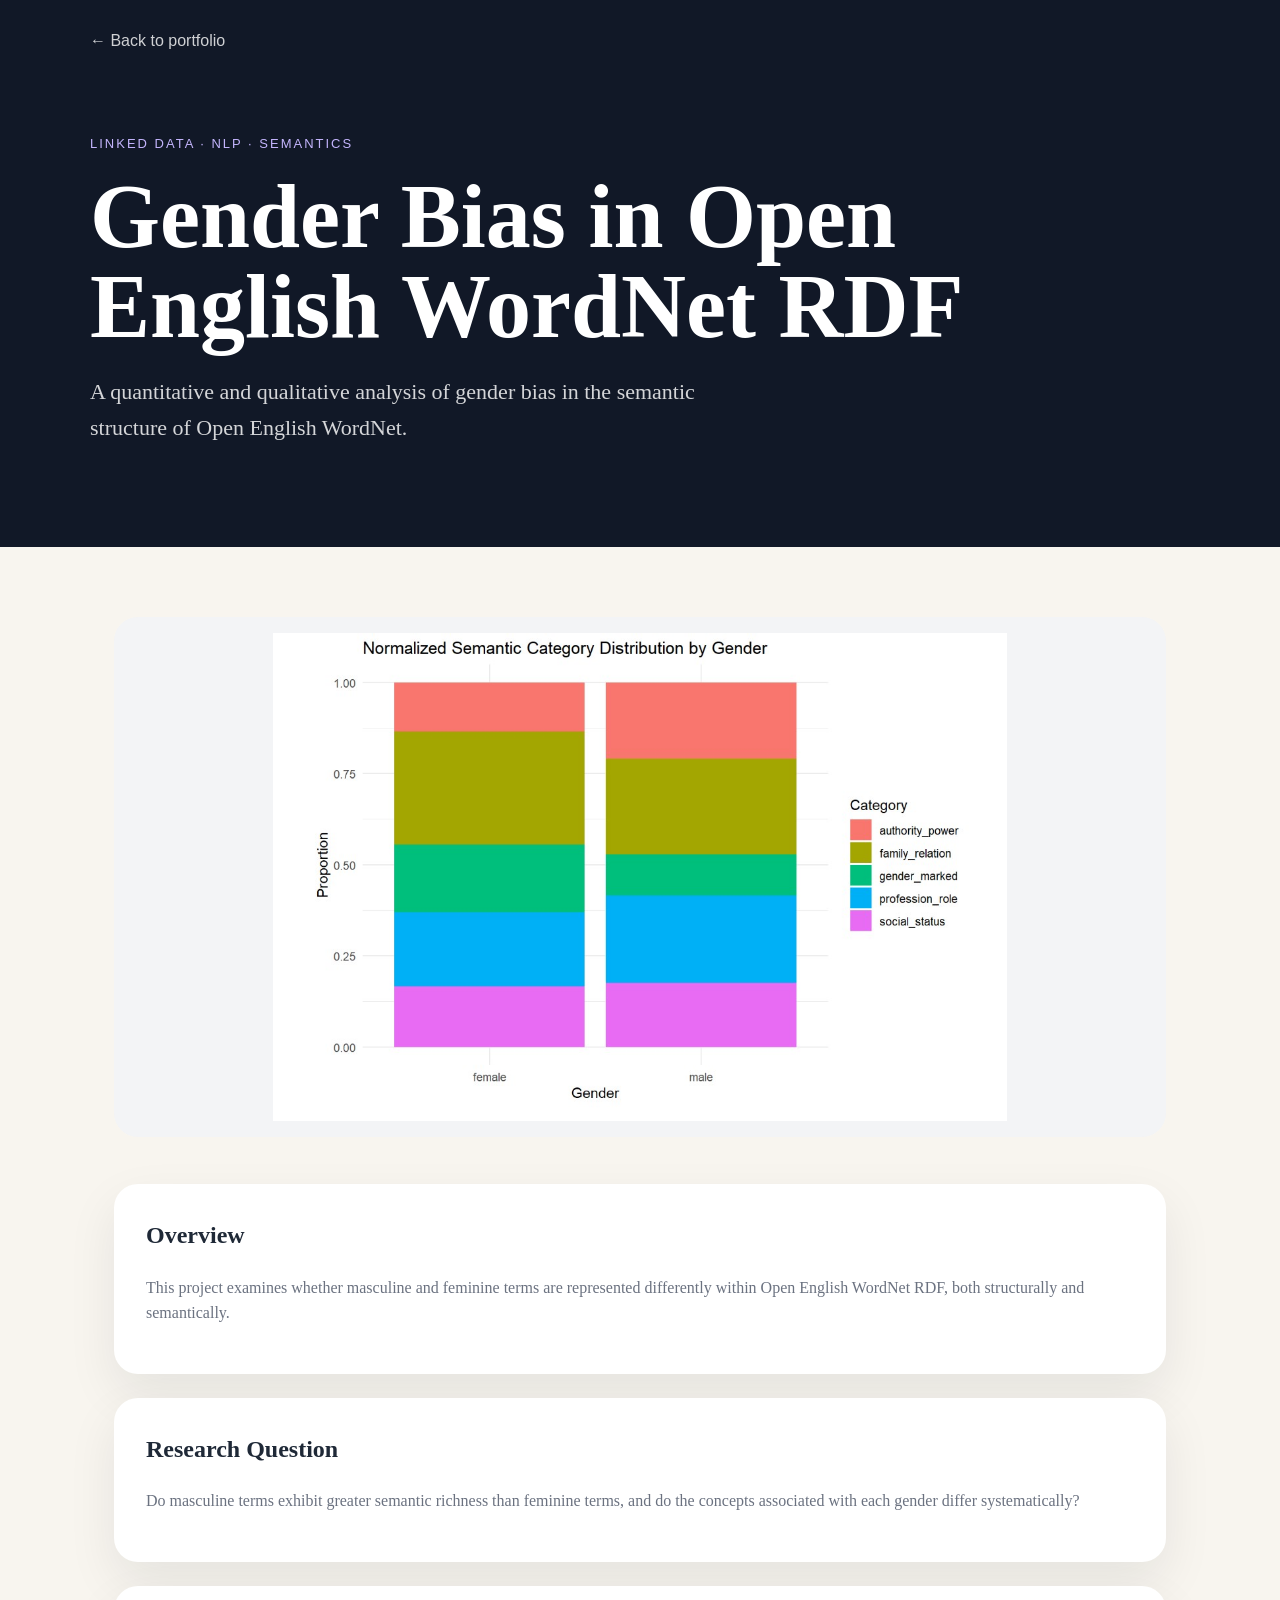
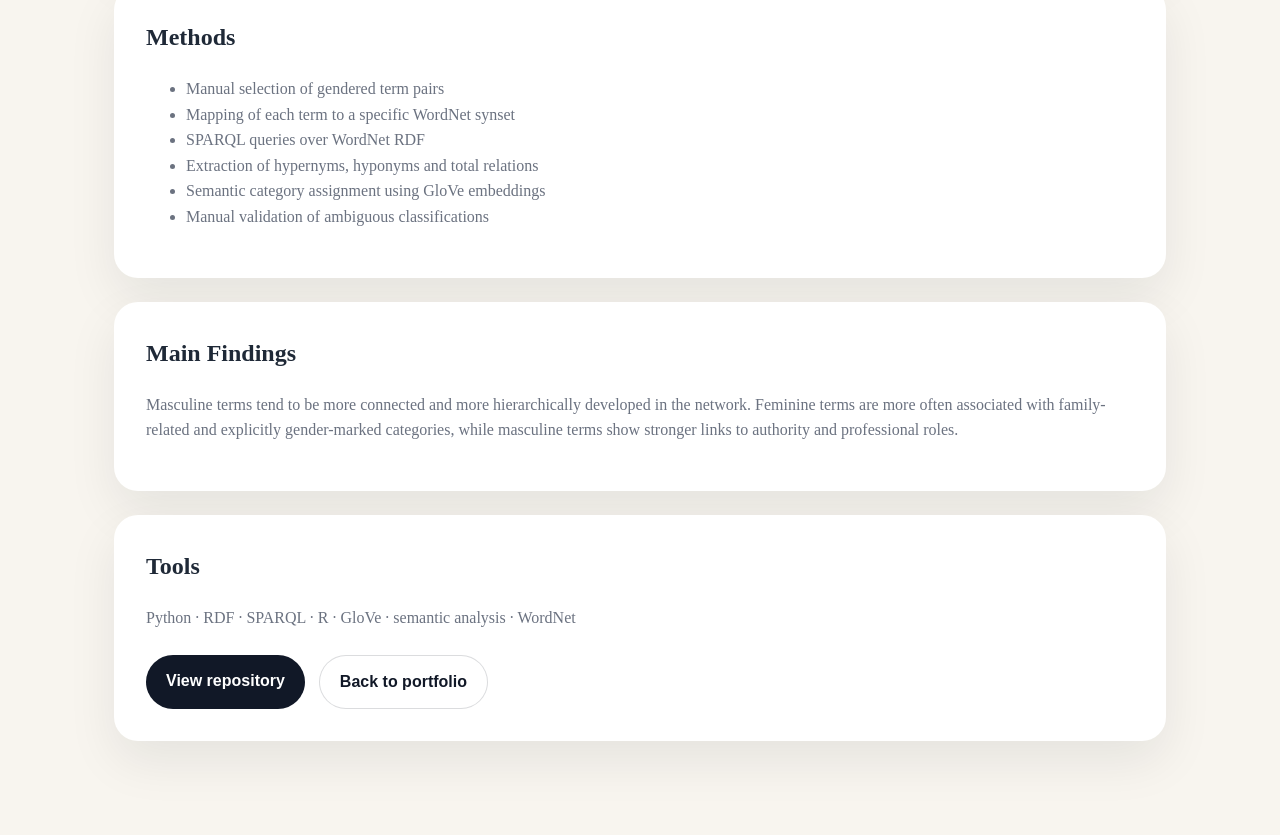
<file: projects/gender-bias-wordnet.html>
<!DOCTYPE html>
<html lang="en">
<head>
  <meta charset="UTF-8">
  <title>Gender Bias in WordNet | Manuel Trombetta</title>
  <link rel="stylesheet" href="../style.css">
  <link rel="stylesheet" href="../project-pages.css">
</head>
<body>

<header class="project-hero">
  <div class="project-nav">
    <a href="../index.html">← Back to portfolio</a>
  </div>

  <div class="project-header">
    <p class="project-tag">Linked Data · NLP · Semantics</p>
    <h1>Gender Bias in Open English WordNet RDF</h1>
    <p class="subtitle">
      A quantitative and qualitative analysis of gender bias in the semantic
      structure of Open English WordNet.
    </p>
  </div>
</header>

<main class="project-layout">
  <img class="project-image" src="../assets/images/qualitative-analysis-results-wordnet.jpg" alt="Qualitative analysis results for gender bias in WordNet">

  <section class="project-section">
    <h2>Overview</h2>
    <p>
      This project examines whether masculine and feminine terms are represented
      differently within Open English WordNet RDF, both structurally and
      semantically.
    </p>
  </section>

  <section class="project-section">
    <h2>Research Question</h2>
    <p>
      Do masculine terms exhibit greater semantic richness than feminine terms,
      and do the concepts associated with each gender differ systematically?
    </p>
  </section>

  <section class="project-section">
    <h2>Methods</h2>
    <ul>
      <li>Manual selection of gendered term pairs</li>
      <li>Mapping of each term to a specific WordNet synset</li>
      <li>SPARQL queries over WordNet RDF</li>
      <li>Extraction of hypernyms, hyponyms and total relations</li>
      <li>Semantic category assignment using GloVe embeddings</li>
      <li>Manual validation of ambiguous classifications</li>
    </ul>
  </section>

  <section class="project-section">
    <h2>Main Findings</h2>
    <p>
      Masculine terms tend to be more connected and more hierarchically
      developed in the network. Feminine terms are more often associated with
      family-related and explicitly gender-marked categories, while masculine
      terms show stronger links to authority and professional roles.
    </p>
  </section>

  <section class="project-section">
    <h2>Tools</h2>
    <p>Python · RDF · SPARQL · R · GloVe · semantic analysis · WordNet</p>

    <div class="project-buttons">
      <a class="project-button" href="https://github.com/manutr2020/gender-bias-wordnet" target="_blank">View repository</a>
      <a class="project-button secondary" href="../index.html">Back to portfolio</a>
    </div>
  </section>
</main>

</body>
</html>
</file>
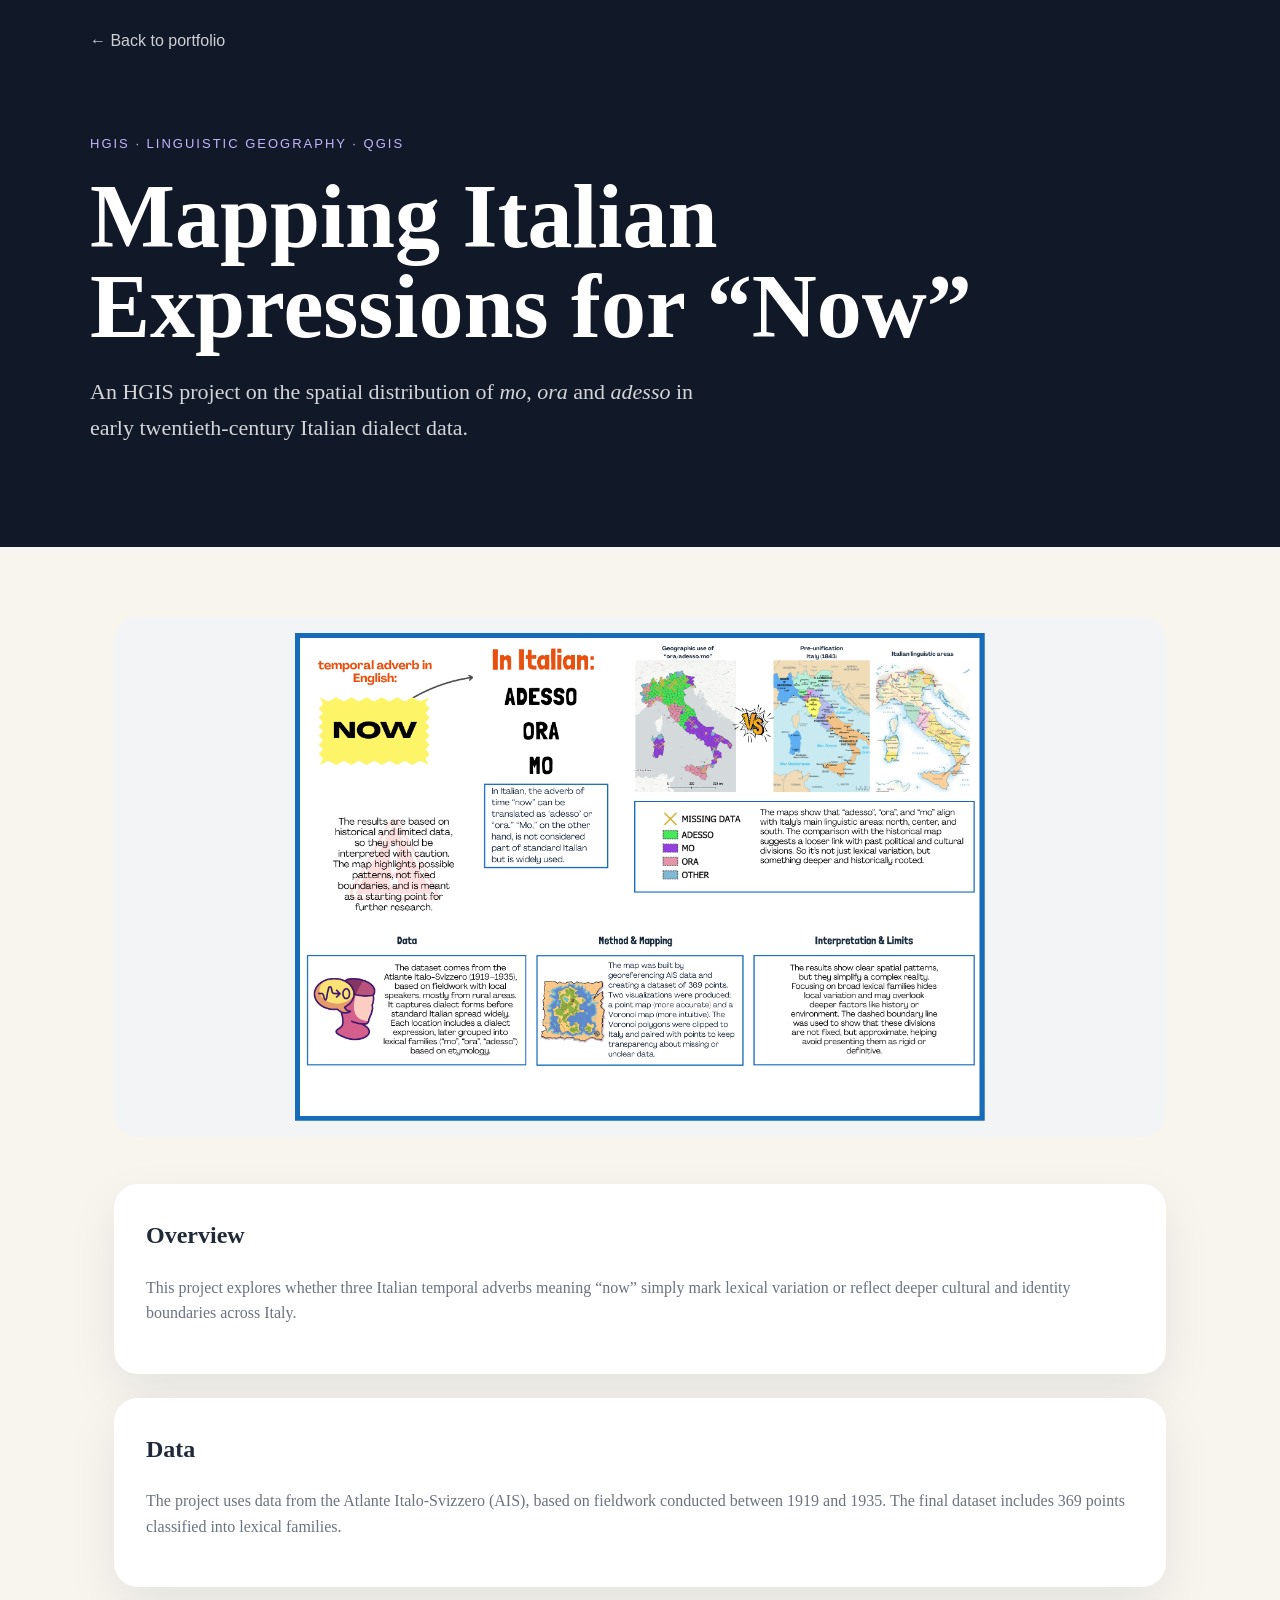
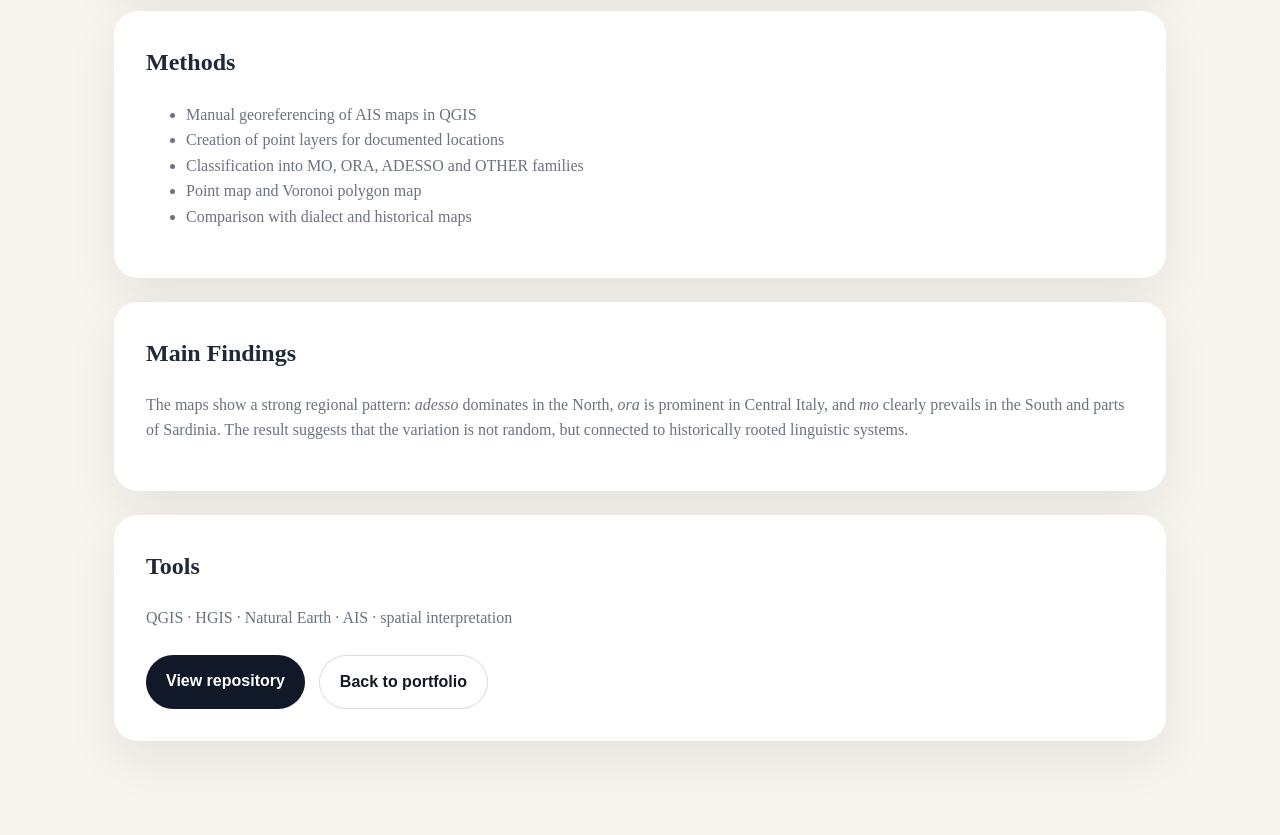
<file: projects/hgis-now.html>
<!DOCTYPE html>
<html lang="en">
<head>
  <meta charset="UTF-8">
  <title>Mapping Italian Expressions for Now | Manuel Trombetta</title>
  <link rel="stylesheet" href="../style.css">
  <link rel="stylesheet" href="../project-pages.css">
</head>
<body>

<header class="project-hero">
  <div class="project-nav">
    <a href="../index.html">← Back to portfolio</a>
  </div>

  <div class="project-header">
    <p class="project-tag">HGIS · Linguistic Geography · QGIS</p>
    <h1>Mapping Italian Expressions for “Now”</h1>
    <p class="subtitle">
      An HGIS project on the spatial distribution of <em>mo</em>, <em>ora</em>
      and <em>adesso</em> in early twentieth-century Italian dialect data.
    </p>
  </div>
</header>

<main class="project-layout">
  <img class="project-image" src="../assets/images/ADESSO ORA MO.png" alt="Poster about adesso ora mo linguistic geography">

  <section class="project-section">
    <h2>Overview</h2>
    <p>
      This project explores whether three Italian temporal adverbs meaning “now”
      simply mark lexical variation or reflect deeper cultural and identity
      boundaries across Italy.
    </p>
  </section>

  <section class="project-section">
    <h2>Data</h2>
    <p>
      The project uses data from the Atlante Italo-Svizzero (AIS), based on
      fieldwork conducted between 1919 and 1935. The final dataset includes
      369 points classified into lexical families.
    </p>
  </section>

  <section class="project-section">
    <h2>Methods</h2>
    <ul>
      <li>Manual georeferencing of AIS maps in QGIS</li>
      <li>Creation of point layers for documented locations</li>
      <li>Classification into MO, ORA, ADESSO and OTHER families</li>
      <li>Point map and Voronoi polygon map</li>
      <li>Comparison with dialect and historical maps</li>
    </ul>
  </section>

  <section class="project-section">
    <h2>Main Findings</h2>
    <p>
      The maps show a strong regional pattern: <em>adesso</em> dominates in the
      North, <em>ora</em> is prominent in Central Italy, and <em>mo</em> clearly
      prevails in the South and parts of Sardinia. The result suggests that the
      variation is not random, but connected to historically rooted linguistic
      systems.
    </p>
  </section>

  <section class="project-section">
    <h2>Tools</h2>
    <p>QGIS · HGIS · Natural Earth · AIS · spatial interpretation</p>

    <div class="project-buttons">
      <a class="project-button" href="https://github.com/manutr2020/hgis-now-adverbs" target="_blank">View repository</a>
      <a class="project-button secondary" href="../index.html">Back to portfolio</a>
    </div>
  </section>
</main>

</body>
</html>
</file>
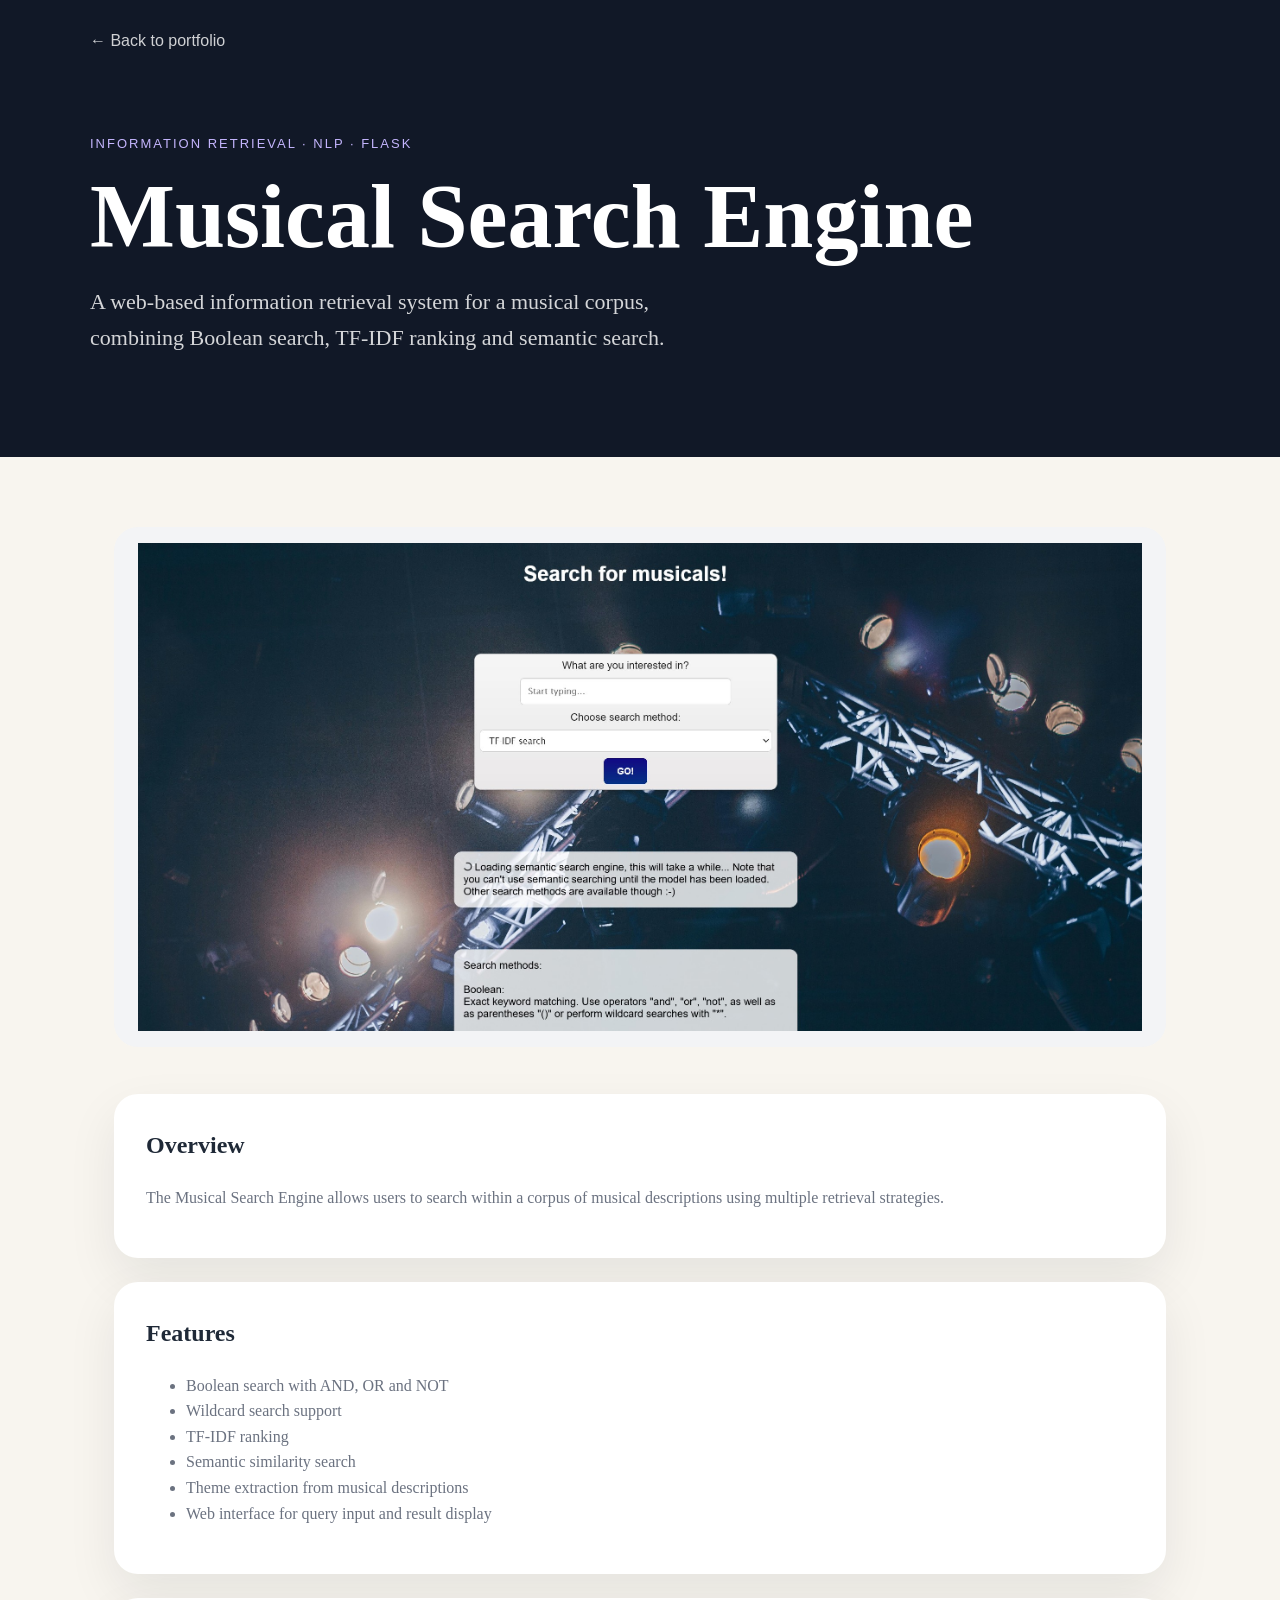
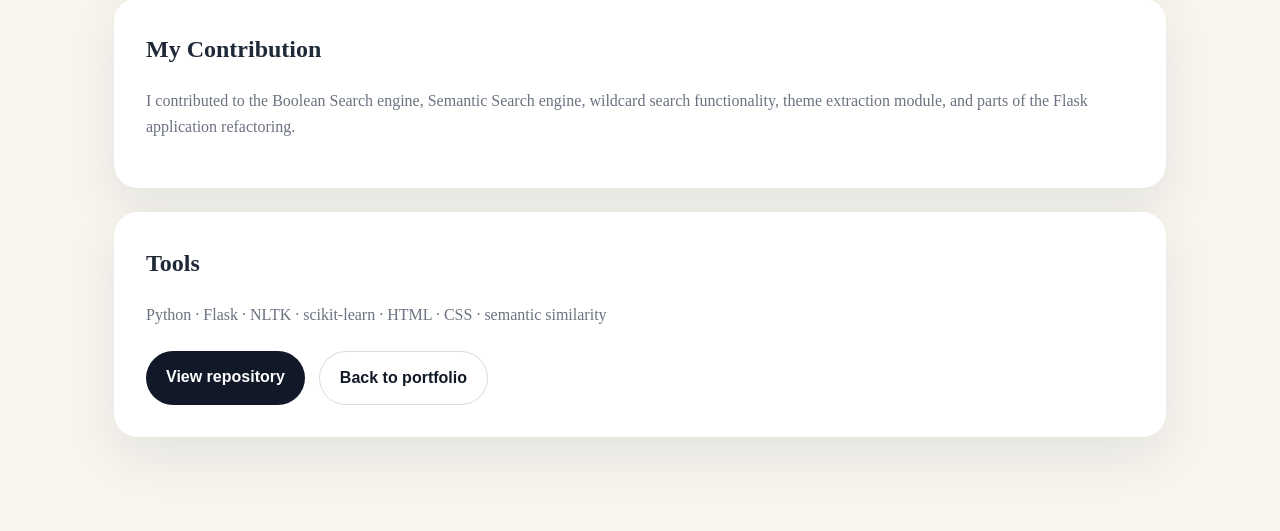
<file: projects/musical-search-engine.html>
<!DOCTYPE html>
<html lang="en">
<head>
  <meta charset="UTF-8">
  <title>Musical Search Engine | Manuel Trombetta</title>
  <link rel="stylesheet" href="../style.css">
  <link rel="stylesheet" href="../project-pages.css">
</head>
<body>

<header class="project-hero">
  <div class="project-nav">
    <a href="../index.html">← Back to portfolio</a>
  </div>

  <div class="project-header">
    <p class="project-tag">Information Retrieval · NLP · Flask</p>
    <h1>Musical Search Engine</h1>
    <p class="subtitle">
      A web-based information retrieval system for a musical corpus, combining
      Boolean search, TF-IDF ranking and semantic search.
    </p>
  </div>
</header>

<main class="project-layout">
  <img class="project-image" src="../assets/images/musical-search.jpg" alt="Musical search engine interface">

  <section class="project-section">
    <h2>Overview</h2>
    <p>
      The Musical Search Engine allows users to search within a corpus of musical
      descriptions using multiple retrieval strategies.
    </p>
  </section>

  <section class="project-section">
    <h2>Features</h2>
    <ul>
      <li>Boolean search with AND, OR and NOT</li>
      <li>Wildcard search support</li>
      <li>TF-IDF ranking</li>
      <li>Semantic similarity search</li>
      <li>Theme extraction from musical descriptions</li>
      <li>Web interface for query input and result display</li>
    </ul>
  </section>

  <section class="project-section">
    <h2>My Contribution</h2>
    <p>
      I contributed to the Boolean Search engine, Semantic Search engine,
      wildcard search functionality, theme extraction module, and parts of the
      Flask application refactoring.
    </p>
  </section>

  <section class="project-section">
    <h2>Tools</h2>
    <p>Python · Flask · NLTK · scikit-learn · HTML · CSS · semantic similarity</p>

    <div class="project-buttons">
      <a class="project-button" href="https://github.com/manutr2020/musical-search-engine" target="_blank">View repository</a>
      <a class="project-button secondary" href="../index.html">Back to portfolio</a>
    </div>
  </section>
</main>

</body>
</html>
</file>
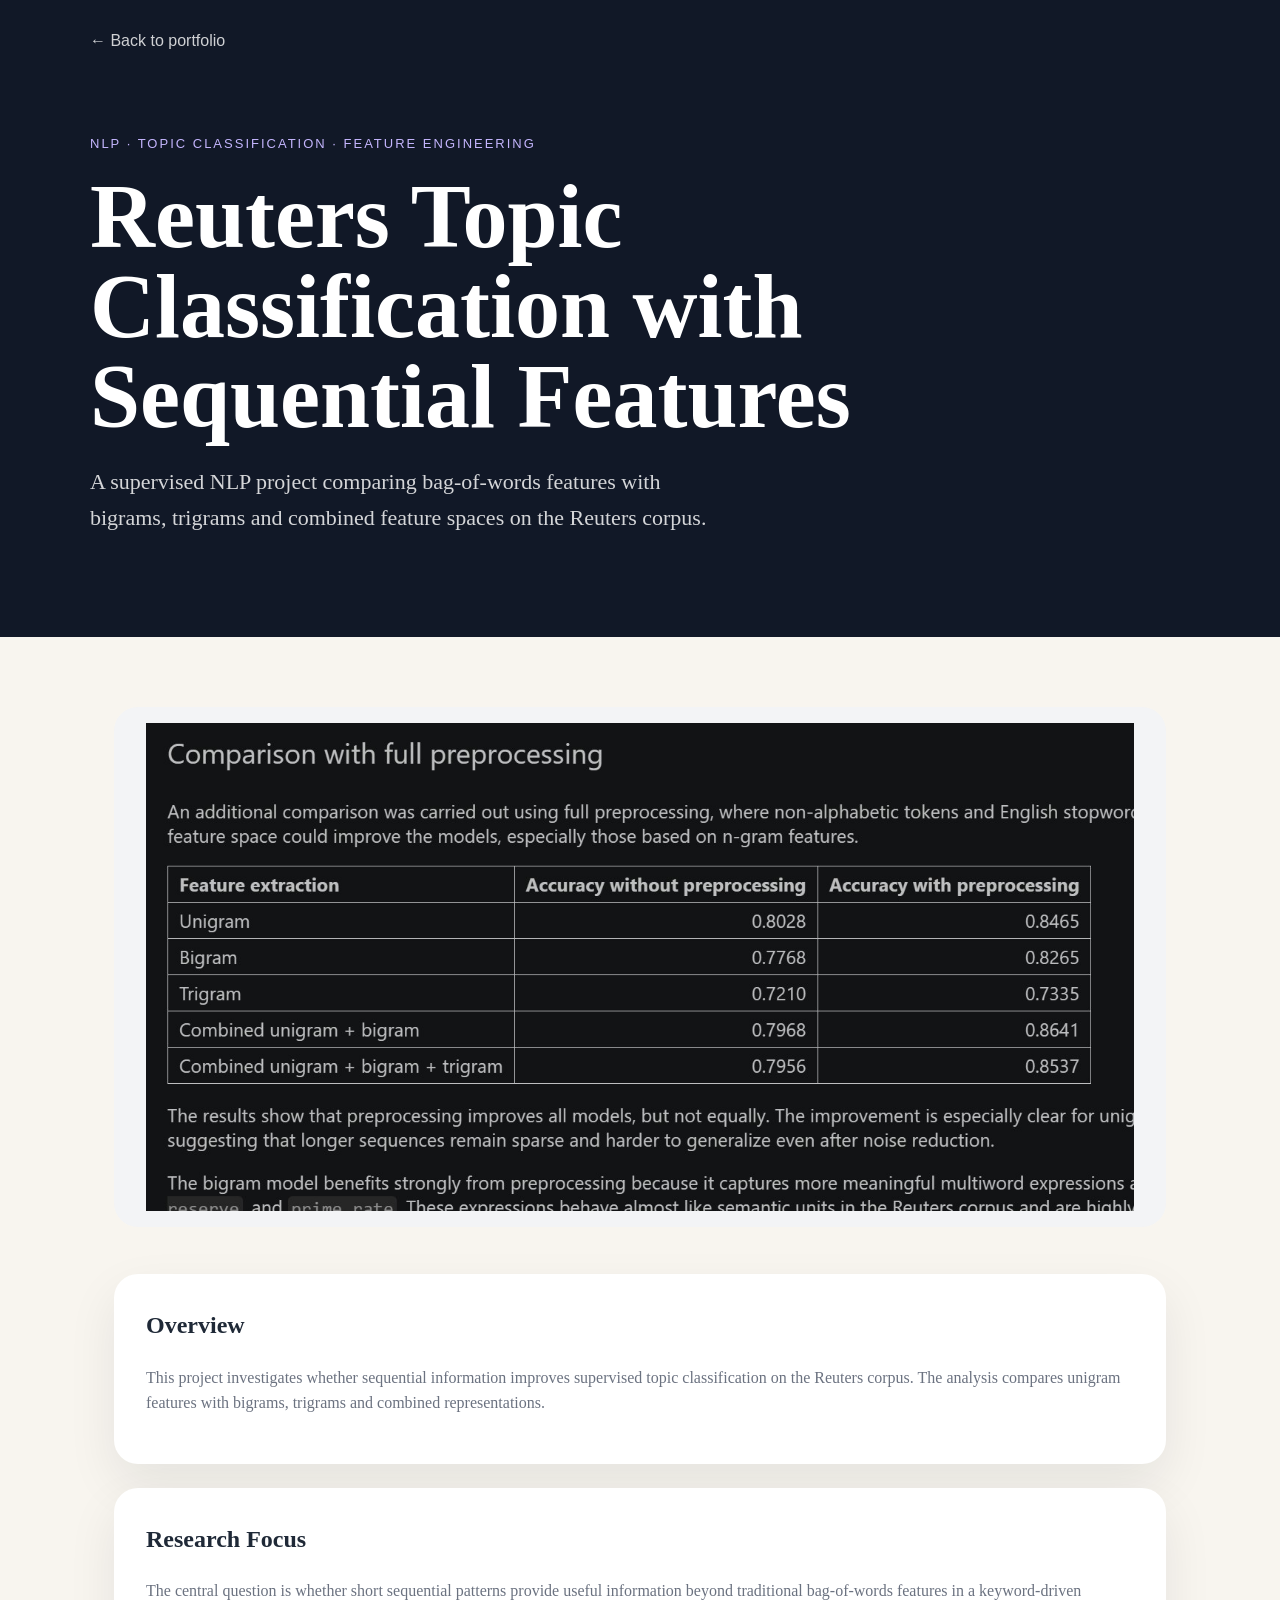
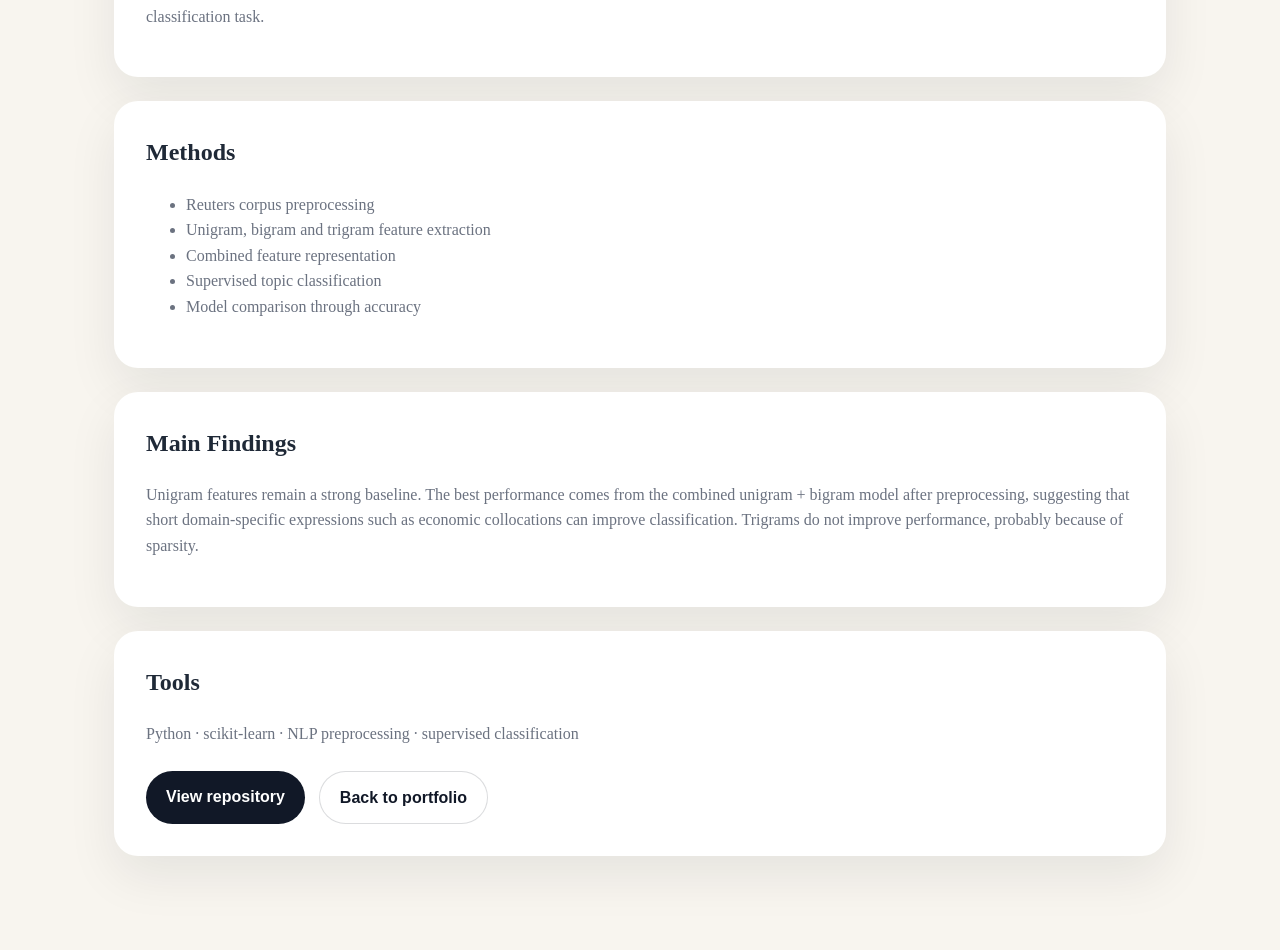
<file: projects/reuters-topic-classification.html>
<!DOCTYPE html>
<html lang="en">
<head>
  <meta charset="UTF-8">
  <title>Reuters Topic Classification | Manuel Trombetta</title>
  <link rel="stylesheet" href="../style.css">
  <link rel="stylesheet" href="../project-pages.css">
</head>
<body>

<header class="project-hero">
  <div class="project-nav">
    <a href="../index.html">← Back to portfolio</a>
  </div>

  <div class="project-header">
    <p class="project-tag">NLP · Topic Classification · Feature Engineering</p>
    <h1>Reuters Topic Classification with Sequential Features</h1>
    <p class="subtitle">
      A supervised NLP project comparing bag-of-words features with bigrams,
      trigrams and combined feature spaces on the Reuters corpus.
    </p>
  </div>
</header>

<main class="project-layout">
  <img class="project-image" src="../assets/images/reuter-corpus.jpg" alt="Reuters corpus topic classification">

  <section class="project-section">
    <h2>Overview</h2>
    <p>
      This project investigates whether sequential information improves supervised
      topic classification on the Reuters corpus. The analysis compares unigram
      features with bigrams, trigrams and combined representations.
    </p>
  </section>

  <section class="project-section">
    <h2>Research Focus</h2>
    <p>
      The central question is whether short sequential patterns provide useful
      information beyond traditional bag-of-words features in a keyword-driven
      classification task.
    </p>
  </section>

  <section class="project-section">
    <h2>Methods</h2>
    <ul>
      <li>Reuters corpus preprocessing</li>
      <li>Unigram, bigram and trigram feature extraction</li>
      <li>Combined feature representation</li>
      <li>Supervised topic classification</li>
      <li>Model comparison through accuracy</li>
    </ul>
  </section>

  <section class="project-section">
    <h2>Main Findings</h2>
    <p>
      Unigram features remain a strong baseline. The best performance comes from
      the combined unigram + bigram model after preprocessing, suggesting that
      short domain-specific expressions such as economic collocations can improve
      classification. Trigrams do not improve performance, probably because of
      sparsity.
    </p>
  </section>

  <section class="project-section">
    <h2>Tools</h2>
    <p>Python · scikit-learn · NLP preprocessing · supervised classification</p>

    <div class="project-buttons">
      <a class="project-button" href="https://github.com/manutr2020/reuters-topic-classification" target="_blank">View repository</a>
      <a class="project-button secondary" href="../index.html">Back to portfolio</a>
    </div>
  </section>
</main>

</body>
</html>
</file>
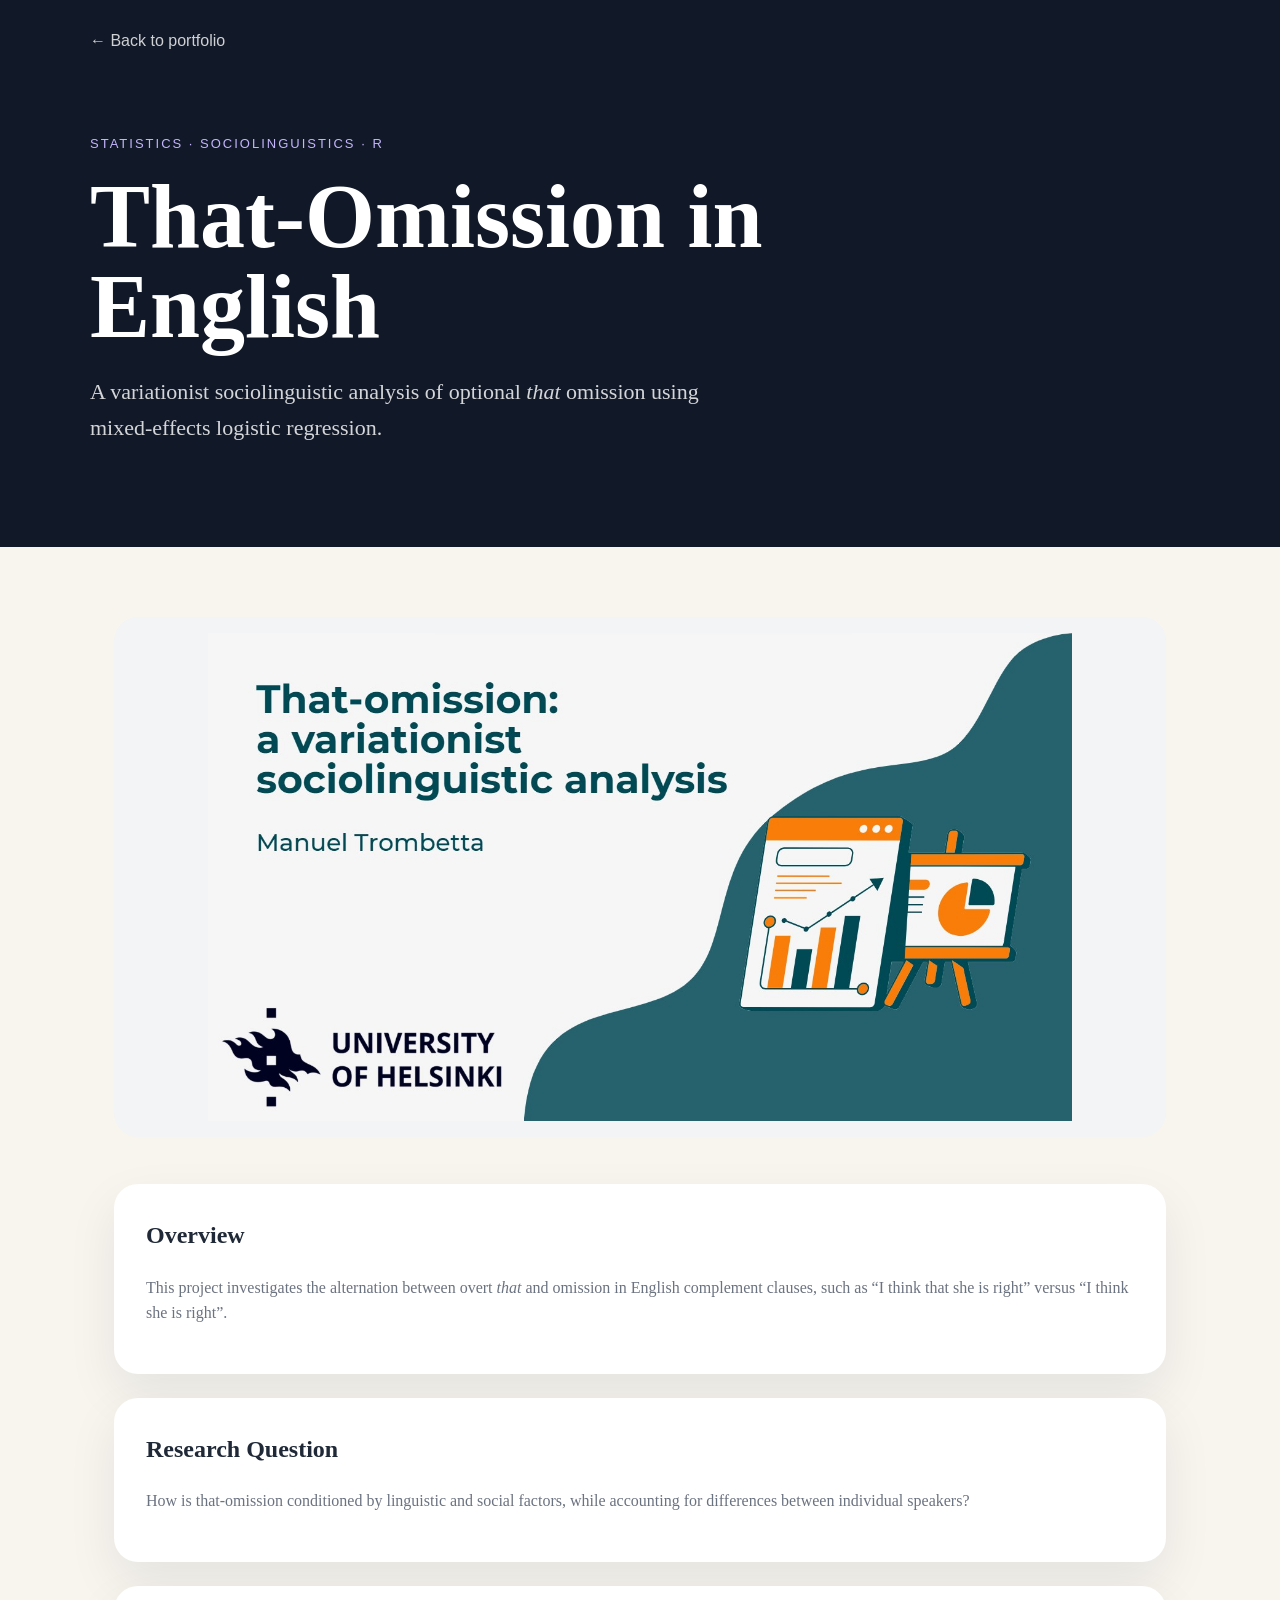
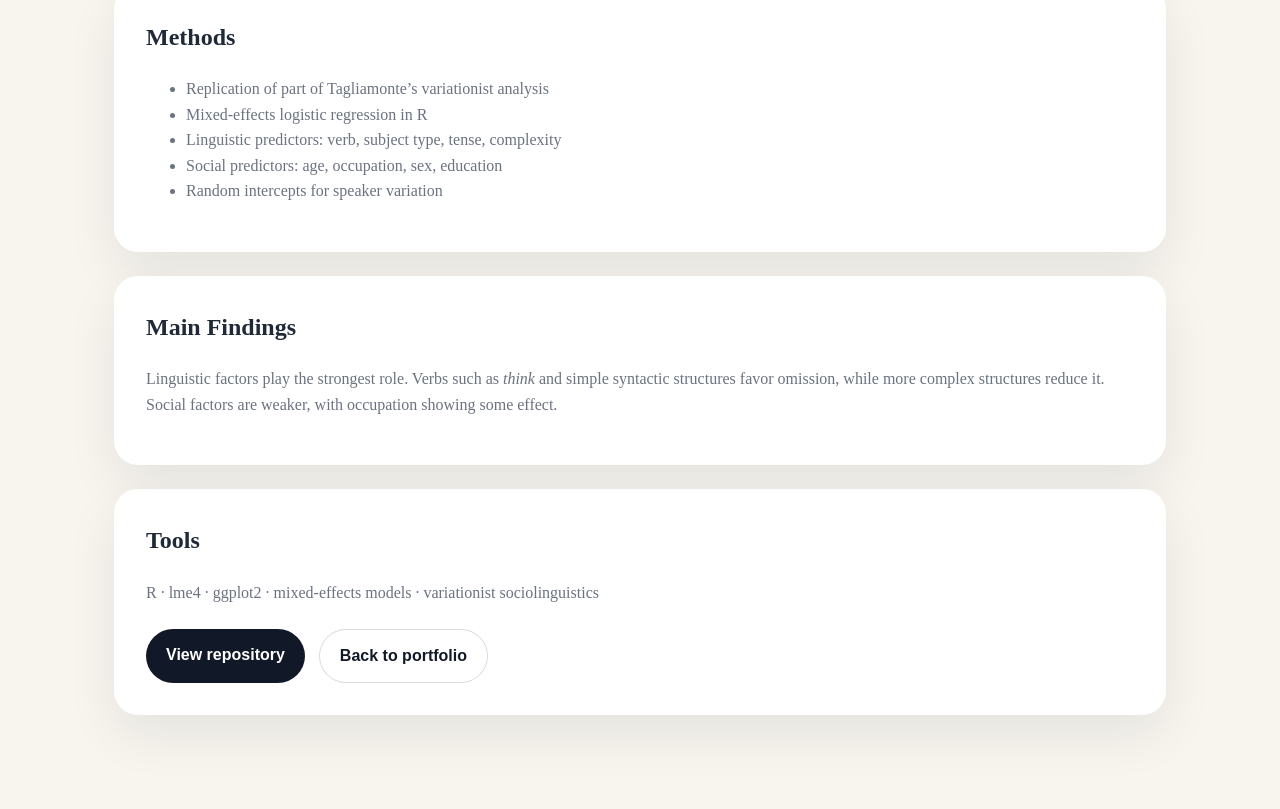
<file: projects/that-omission.html>
<!DOCTYPE html>
<html lang="en">
<head>
  <meta charset="UTF-8">
  <title>That-Omission Analysis | Manuel Trombetta</title>
  <link rel="stylesheet" href="../style.css">
  <link rel="stylesheet" href="../project-pages.css">
</head>
<body>

<header class="project-hero">
  <div class="project-nav">
    <a href="../index.html">← Back to portfolio</a>
  </div>

  <div class="project-header">
    <p class="project-tag">Statistics · Sociolinguistics · R</p>
    <h1>That-Omission in English</h1>
    <p class="subtitle">
      A variationist sociolinguistic analysis of optional <em>that</em> omission
      using mixed-effects logistic regression.
    </p>
  </div>
</header>

<main class="project-layout">
  <img class="project-image" src="../assets/images/that-omission.jpg" alt="That omission statistical analysis">

  <section class="project-section">
    <h2>Overview</h2>
    <p>
      This project investigates the alternation between overt <em>that</em> and
      omission in English complement clauses, such as “I think that she is right”
      versus “I think she is right”.
    </p>
  </section>

  <section class="project-section">
    <h2>Research Question</h2>
    <p>
      How is that-omission conditioned by linguistic and social factors, while
      accounting for differences between individual speakers?
    </p>
  </section>

  <section class="project-section">
    <h2>Methods</h2>
    <ul>
      <li>Replication of part of Tagliamonte’s variationist analysis</li>
      <li>Mixed-effects logistic regression in R</li>
      <li>Linguistic predictors: verb, subject type, tense, complexity</li>
      <li>Social predictors: age, occupation, sex, education</li>
      <li>Random intercepts for speaker variation</li>
    </ul>
  </section>

  <section class="project-section">
    <h2>Main Findings</h2>
    <p>
      Linguistic factors play the strongest role. Verbs such as <em>think</em>
      and simple syntactic structures favor omission, while more complex
      structures reduce it. Social factors are weaker, with occupation showing
      some effect.
    </p>
  </section>

  <section class="project-section">
    <h2>Tools</h2>
    <p>R · lme4 · ggplot2 · mixed-effects models · variationist sociolinguistics</p>

    <div class="project-buttons">
      <a class="project-button" href="https://github.com/manutr2020/that-omission-analysis" target="_blank">View repository</a>
      <a class="project-button secondary" href="../index.html">Back to portfolio</a>
    </div>
  </section>
</main>

</body>
</html>
</file>
<file: style.css>
:root {
  --dark: #111827;
  --light: #f8f5ef;
  --accent: #8b5cf6;
  --accent-2: #14b8a6;
  --text: #1f2937;
  --muted: #6b7280;
  --card: #ffffff;
}

* {
  box-sizing: border-box;
}

body {
  margin: 0;
  font-family: Georgia, "Times New Roman", serif;
  background: var(--light);
  color: var(--text);
  line-height: 1.6;
}

a {
  color: inherit;
}

.hero {
  min-height: 90vh;
  background:
    radial-gradient(circle at top left, rgba(139, 92, 246, 0.35), transparent 35%),
    radial-gradient(circle at bottom right, rgba(20, 184, 166, 0.28), transparent 35%),
    var(--dark);
  color: white;
  padding: 28px;
}

nav {
  max-width: 1100px;
  margin: auto;
  display: flex;
  justify-content: space-between;
  align-items: center;
}

.logo {
  border: 1px solid rgba(255,255,255,0.4);
  padding: 8px 12px;
  border-radius: 50%;
  font-size: 18px;
}

nav a {
  margin-left: 22px;
  text-decoration: none;
  color: rgba(255,255,255,0.8);
  font-family: Arial, sans-serif;
  font-size: 14px;
}

nav a:hover {
  color: white;
}

.hero-content {
  max-width: 900px;
  margin: 130px auto 0;
}

.tag {
  color: #c4b5fd;
  font-family: Arial, sans-serif;
  text-transform: uppercase;
  letter-spacing: 2px;
  font-size: 13px;
}

h1 {
  font-size: clamp(48px, 8vw, 90px);
  line-height: 1;
  margin: 18px 0;
}

.subtitle {
  max-width: 620px;
  font-size: 22px;
  color: rgba(255,255,255,0.82);
}

.button {
  display: inline-block;
  margin-top: 24px;
  padding: 14px 22px;
  background: white;
  color: var(--dark);
  text-decoration: none;
  border-radius: 999px;
  font-family: Arial, sans-serif;
  font-weight: bold;
}

.section {
  max-width: 1100px;
  margin: auto;
  padding: 80px 24px;
}

.section h2 {
  font-size: 38px;
  margin-bottom: 24px;
}

.intro p {
  max-width: 760px;
  font-size: 21px;
  color: var(--muted);
}

.grid {
  display: grid;
  grid-template-columns: repeat(2, 1fr);
  gap: 24px;
}

.card {
  background: var(--card);
  border-radius: 24px;
  padding: 30px;
  box-shadow: 0 20px 50px rgba(17, 24, 39, 0.08);
  border: 1px solid rgba(17, 24, 39, 0.08);
  transition: transform 0.2s ease, box-shadow 0.2s ease;
  overflow: hidden;
}

.card:hover {
  transform: translateY(-6px);
  box-shadow: 0 25px 70px rgba(17, 24, 39, 0.14);
}

.label {
  display: inline-block;
  font-family: Arial, sans-serif;
  font-size: 12px;
  text-transform: uppercase;
  letter-spacing: 1.4px;
  color: var(--accent);
  margin-bottom: 12px;
}

.card h3 {
  font-size: 26px;
  margin: 0 0 16px;
  min-height: 70px;
}

.card p {
  color: var(--muted);
  min-height: 95px;
}

.card a {
  display: inline-block;
  margin-top: 12px;
  color: var(--accent);
  text-decoration: none;
  font-family: Arial, sans-serif;
  font-weight: bold;
}

.card a:hover {
  color: var(--accent-2);
}

.skills {
  text-align: center;
}

.skills-list {
  display: flex;
  flex-wrap: wrap;
  justify-content: center;
  gap: 14px;
}

.skills-list span {
  background: white;
  padding: 12px 18px;
  border-radius: 999px;
  font-family: Arial, sans-serif;
  box-shadow: 0 10px 30px rgba(17, 24, 39, 0.08);
}

footer {
  text-align: center;
  padding: 30px;
  background: var(--dark);
  color: rgba(255,255,255,0.7);
  font-family: Arial, sans-serif;
}

.profile-pic {
  width: 150px;
  height: 150px;
  object-fit: cover;
  object-position: top; /* evita che tagli male il volto */
  border-radius: 50%;
  border: 3px solid rgba(255,255,255,0.7);
  margin: 0 auto 20px; /* centra l'immagine */
  display: block;
  box-shadow: 0 10px 30px rgba(0,0,0,0.25);
}

.project-img {
  width: 100%;
  height: 220px;
  object-fit: contain;
  object-position: center;
  display: block;
  border-radius: 18px;
  margin: 18px 0;
  background: #f3f4f6;
  padding: 10px;
}

.section-text {
  max-width: 760px;
  font-size: 20px;
  color: var(--muted);
  margin-bottom: 28px;
}

.assignment-box {
  background: white;
  padding: 32px;
  border-radius: 24px;
  box-shadow: 0 20px 50px rgba(17, 24, 39, 0.08);
  border: 1px solid rgba(17, 24, 39, 0.08);
}

.assignment-box ul {
  columns: 2;
  gap: 40px;
  margin: 0 0 28px;
  padding-left: 20px;
}

.assignment-box li {
  margin-bottom: 12px;
  color: var(--muted);
}

.dark-button {
  background: var(--dark);
  color: white;
}

@media (max-width: 760px) {
  nav {
    align-items: flex-start;
    gap: 20px;
  }

  nav div {
    display: flex;
    flex-direction: column;
    gap: 8px;
  }

  nav a {
    margin-left: 0;
  }

  .hero-content {
    margin-top: 90px;
  }

  .grid {
    grid-template-columns: 1fr;
  }
}
</file>
<file: project-pages.css>
.project-hero {
  background: var(--dark);
  color: white;
  padding: 28px 24px 80px;
}

.project-nav {
  max-width: 1100px;
  margin: auto;
}

.project-nav a {
  color: rgba(255,255,255,0.8);
  text-decoration: none;
  font-family: Arial, sans-serif;
}

.project-header {
  max-width: 1100px;
  margin: 80px auto 0;
}

.project-header h1 {
  max-width: 900px;
}

.project-tag {
  color: #c4b5fd;
  font-family: Arial, sans-serif;
  text-transform: uppercase;
  letter-spacing: 2px;
  font-size: 13px;
}

.project-layout {
  max-width: 1100px;
  margin: auto;
  padding: 70px 24px;
}

.project-image {
  width: 100%;
  max-height: 520px;
  object-fit: contain;
  background: #f3f4f6;
  border-radius: 24px;
  padding: 16px;
  margin-bottom: 40px;
}

.project-section {
  background: white;
  border-radius: 24px;
  padding: 32px;
  margin-bottom: 24px;
  box-shadow: 0 20px 50px rgba(17, 24, 39, 0.08);
}

.project-section h2 {
  margin-top: 0;
}

.project-section p,
.project-section li {
  color: var(--muted);
}

.project-buttons {
  display: flex;
  gap: 14px;
  flex-wrap: wrap;
  margin-top: 24px;
}

.project-button {
  display: inline-block;
  padding: 13px 20px;
  border-radius: 999px;
  background: var(--dark);
  color: white;
  text-decoration: none;
  font-family: Arial, sans-serif;
  font-weight: bold;
}

.project-button.secondary {
  background: white;
  color: var(--dark);
  border: 1px solid rgba(17,24,39,0.15);
}
</file>
